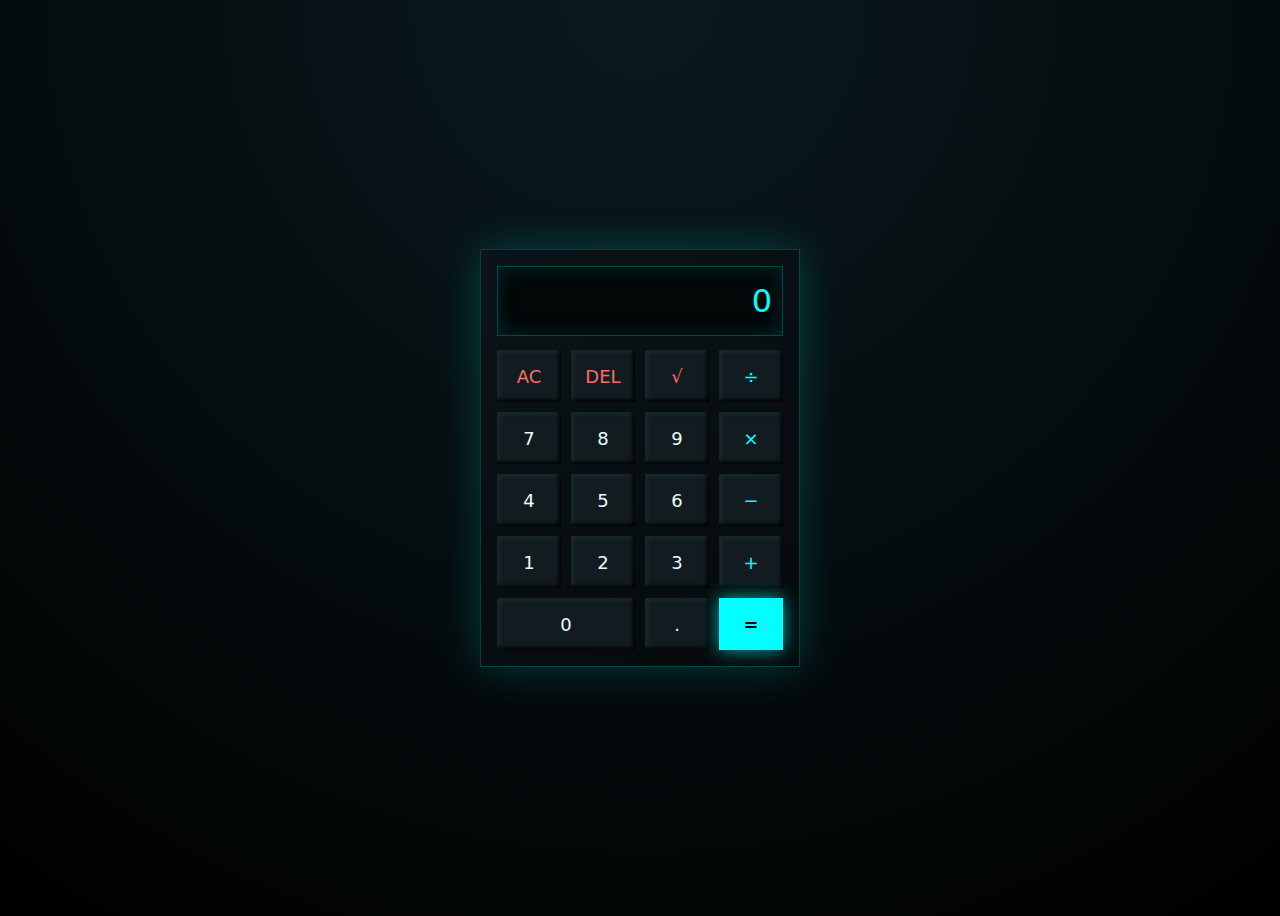
<file: calc/index.html>
<!DOCTYPE html>
<html lang="en">
<head>
  <meta charset="UTF-8">
  <meta name="viewport" content="width=device-width, initial-scale=1.0, maximum-scale=1.0, user-scalable=no">

  <title>CubePunk Calculator</title>
  <link rel="stylesheet" href="style.css">
</head>
<body>

<div class="calc">
  <div class="display" id="display">0</div>

  <div class="grid">
    <button class="fn">AC</button>
    <button class="fn">DEL</button>
    <button class="fn">√</button>
    <button class="op">÷</button>

    <button>7</button>
    <button>8</button>
    <button>9</button>
    <button class="op">×</button>

    <button>4</button>
    <button>5</button>
    <button>6</button>
    <button class="op">−</button>

    <button>1</button>
    <button>2</button>
    <button>3</button>
    <button class="op">+</button>

    <button class="wide">0</button>
    <button>.</button>
    <button class="eq">=</button>
  </div>
</div>

<script src="script.js"></script>
</body>
</html>
</file>
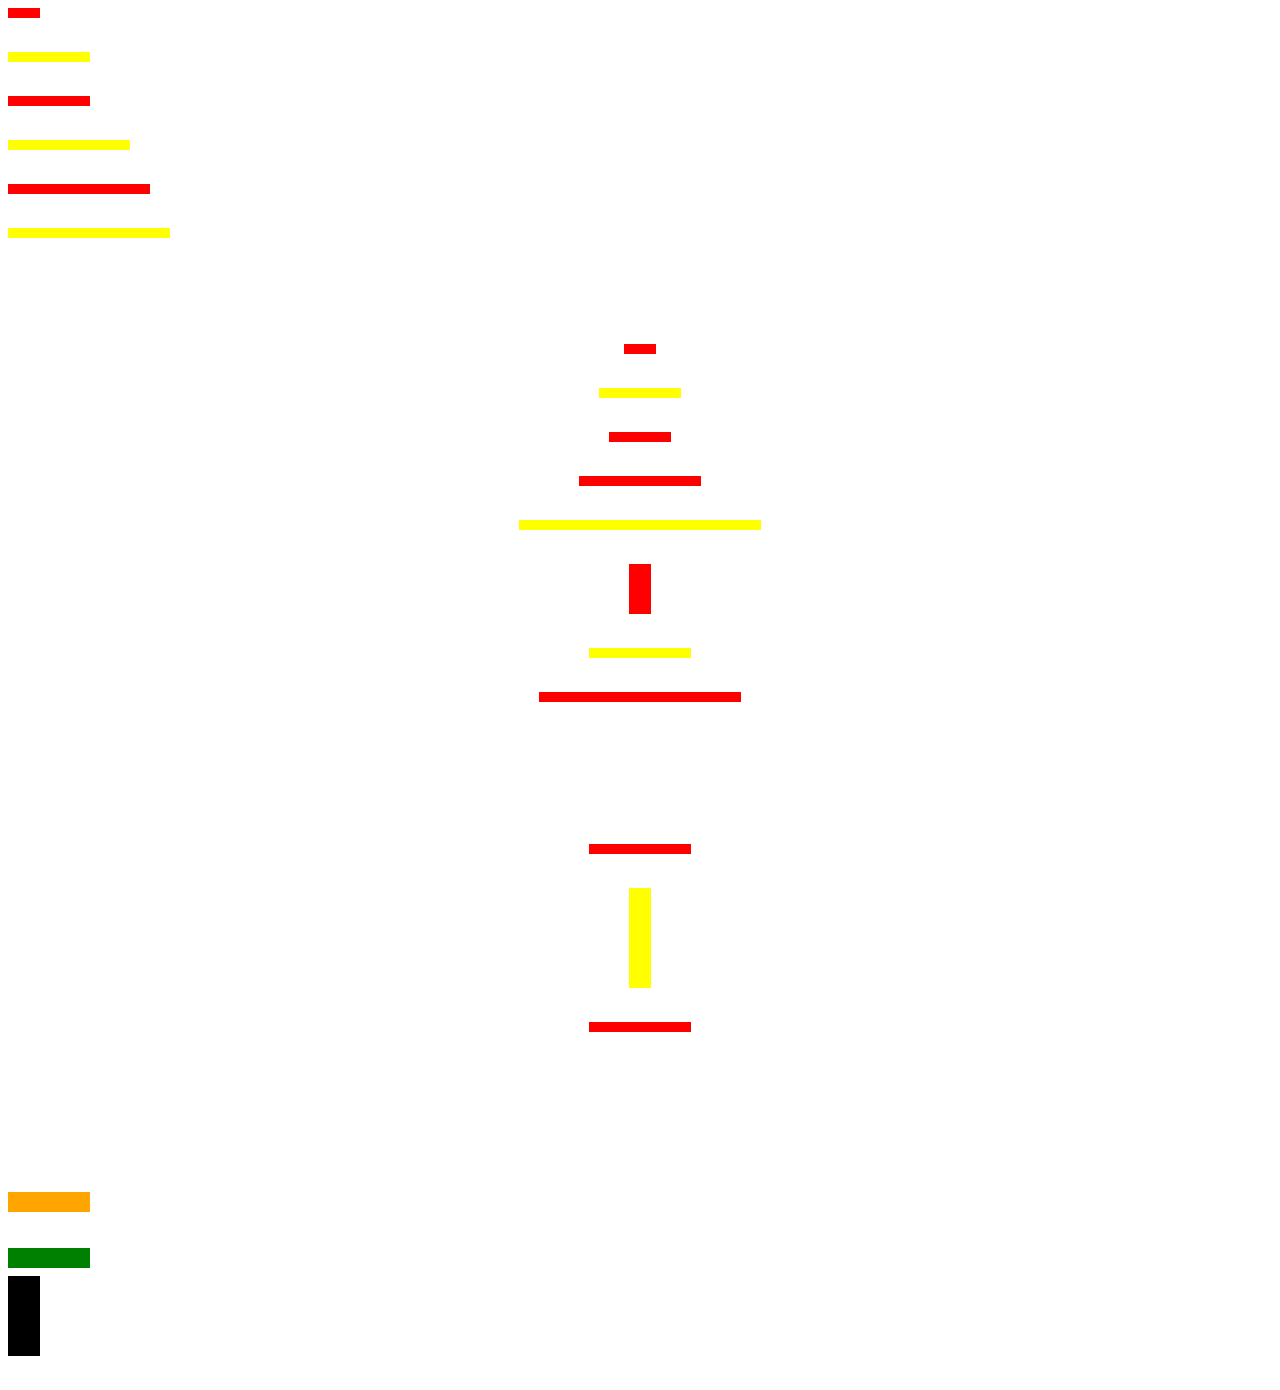
<file: G-Portfolio/index.html>
<HTML>

</HEAD>

<BODY>

<HR WIDTH=30 SIZE=10 COLOR='RED' ALIGN=LEFT><BR>

<HR WIDTH=80 SIZE=10 COLOR='YELLOW' ALIGN=LEFT><BR>

<HR WIDTH=80 SIZE=10 COLOR='RED' ALIGN=LEFT><BR>    
<HR WIDTH=120 SIZE=10 COLOR='YELLOW' ALIGN=LEFT><BR> <HR WIDTH=140 SIZE=10 COLOR='RED' ALIGN=LEFT><BR>

<HR WIDTH=160 SIZE=10 COLOR='YELLOW' ALIGN=LEFT><BR><BR><BR><BR><BR>

<HR WIDTH=30 SIZE=10 COLOR='RED' ><BR>

<HR WIDTH=80 SIZE=10 COLOR='YELLOW' ><BR> 
  <HR WIDTH=60 SIZE=10 COLOR='RED' ><BR>  

<HR WIDTH=120 SIZE=10 COLOR='RED' ><BR>

<HR WIDTH=240 SIZE=10 COLOR='YELLOW' ><BR>

<HR WIDTH=20 SIZE=50 COLOR='RED' ><BR> 
  <HR WIDTH=100 SIZE=10 COLOR='YELLOW' ><BR>

<HR WIDTH=200 SIZE=10 COLOR='RED' ><BR><BR><BR><BR><BR><BR><BR>

<HR WIDTH=100 SIZE=10 COLOR='RED'><BR>

<HR WIDTH=20 SIZE=100 COLOR='YELLOW'> <BR>

<HR WIDTH=100 SIZE=10 COLOR='RED'><BR><BR><BR><BR><BR><BR><BR><BR>


  <HR WIDTH=80 SIZE=20 COLOR='ORANGE' ALIGN=LEFT>

<HR WIDTH=80 SIZE=20 COLOR='WHITE' ALIGN=LEFT>

<HR WIDTH=80 SIZE = 20 COLOR='GREEN' ALIGN=LEFT>

<HR WIDTH=30 COLOR='BLACK' SIZE=80 ALIGN=LEFT><BR>
</file>
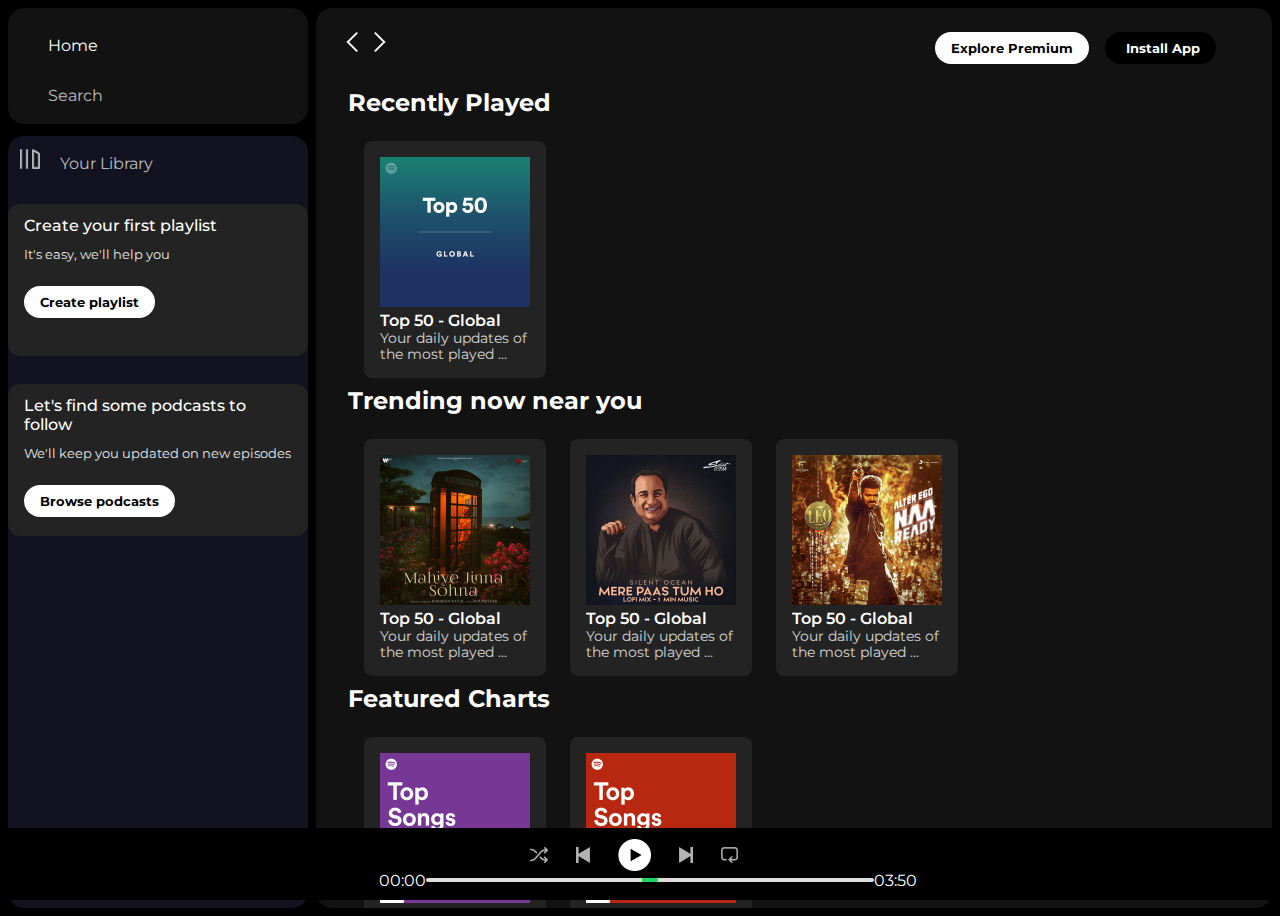
<file: spotify/index.html>
<!DOCTYPE html>
<html lang="en">
<head>
    <meta charset="UTF-8">
    <meta name="viewport" content="width=device-width, initial-scale=1.0">
    <link rel="icon" href="./images/logo.png">
    <title>Spotify - Web Player: Music for everyone</title>
    <link rel="stylesheet" href="style.css">
    <link rel="preconnect" href="https://fonts.googleapis.com">
    <link rel="preconnect" href="https://fonts.gstatic.com" crossorigin>
    <link href="https://fonts.googleapis.com/css2?family=Montserrat:wght@100..900&display=swap" rel="stylesheet">
</head>
<body>
    <div class="main">
        <div class="sidebar">
            <div class="nav">
                <div class="nav-option" style="opacity: 1;">
                    <i class="fa-solid fa-house"></i>
                    <a href="#">Home</a>
                </div>
                <div class="nav-option">
                    <i class="fa-solid fa-magnifying-glass"></i>
                    <a href="#">Search</a>
                </div>
            </div>
            <div class="library">
                <div class="options">
                    <div class="lib-option nav-option">
                        <img src="./images/library_icon.png">
                        <a href="#">Your Library</a>
                    </div>
                    <div class="icons">
                        <i class="fa-solid fa-plus"></i>
                        <i class="fa-solid fa-arrow-right"></i>
                    </div>
                </div>
                <div class="lib-box">
                    <div class="box">
                        <p class="box-p1">Create your first playlist</p>
                        <p class="box-p2">It's easy, we'll help you</p>
                        <button class="badge">Create playlist</button>
                    </div>
                    <div class="box">
                        <p class="box-p1">Let's find some podcasts to follow</p>
                        <p class="box-p2">We'll keep you updated on new episodes</p>
                        <button class="badge">Browse podcasts</button>
                    </div>
                </div>
            </div>
        </div>
        <div class="main-content">
            <div class="sticky-nav">
                <div class="nav-icons">
                    <img src="./images/backward_icon.png">
                    <img src="./images/forward_icon.png" class="hide">    
                </div>
                <div class="sticky-nav-options">
                    <button class="badge nav-item hide">Explore Premium</button>
                    <button class="badge nav-item dark-badge"><i class="fa-regular fa-circle-down" style="margin-right: 5px;"></i>Install App</button>
                    <i class="fa-regular fa-user nav-item"></i> 
                </div>
           </div>
            <h2>Recently Played</h2>
            <div class="cards-container">
                <div class="card">
                    <img src="images/card1img.jpeg" class="card-img">
                    <p class="card-title">Top 50 - Global</p>
                    <p class="card-info">Your daily updates of the most played ...</p>
                </div>
            </div>

            <h2>Trending now near you</h2>
            <div class="cards-container">
                <div class="card">
                    <img src="images/card2img.jpeg" class="card-img">
                    <p class="card-title">Top 50 - Global</p>
                    <p class="card-info">Your daily updates of the most played ...</p>
                </div>
                <div class="card">
                    <img src="images/card3img.jpeg" class="card-img">
                    <p class="card-title">Top 50 - Global</p>
                    <p class="card-info">Your daily updates of the most played ...</p>
                </div>
                <div class="card">
                    <img src="images/card4img.jpeg" class="card-img">
                    <p class="card-title">Top 50 - Global</p>
                    <p class="card-info">Your daily updates of the most played ...</p>
                </div>

            </div>

            <h2>Featured Charts</h2>
            <div class="cards-container">
                <div class="card">
                    <img src="images/card5img.jpeg" class="card-img">
                    <p class="card-title">Top 50 - Global</p>
                    <p class="card-info">Your daily updates of the most played ...</p>
                </div>
                <div class="card">
                    <img src="images/card6img.jpeg" class="card-img">
                    <p class="card-title">Top Songs - India</p>
                    <p class="card-info">Your daily updates of the most played ...</p>
                </div>

            </div>
            <div class="footer">
                <div class="line"></div>
            </div>
        </div>
        <div class="music-player">
            <div class="album"></div>
            <div class="player">
                <div class="player-controls">
                    <img src="./images/player_icon1.png" class="player-control-icon">
                    <img src="./images/player_icon2.png" class="player-control-icon">
                    <img src="./images/player_icon3.png" class="player-control-icon" style="opacity: 1;height: 2rem;">
                    <img src="./images/player_icon4.png" class="player-control-icon">
                    <img src="./images/player_icon5.png" class="player-control-icon">
                </div>
                <div class="playback-bar">
                    <span class="curr-time">00:00</span>
                    <input type="range" min="0" max="100" class="progress-bar" step="1">
                    <span class="tot-time">03:50</span>
                </div>
            </div>
            <div class="controls"></div>
        </div>
    </div>
</body>
</html>
</file>
<file: calc/style.css>
* {
  box-sizing: border-box;
  font-family: "Orbitron", system-ui, sans-serif;
}

body {
  background: radial-gradient(circle at top, #0a1a1f, #000);
  height: 100vh;
  display: flex;
  align-items: center;
  justify-content: center;
}

.calc {
  width: 320px;
  padding: 16px;
  background: linear-gradient(145deg, #0b1418, #05090b);
  border: 1px solid #0ff3;
  box-shadow: 0 0 40px #00ffff33;
}

.display {
  height: 70px;
  margin-bottom: 14px;
  padding: 10px;
  background: #020708;
  border: 1px solid #00ffff44;
  color: #00ffff;
  font-size: 32px;
  text-align: right;
  box-shadow: inset 0 0 20px #00ffff22;
  display: flex;
align-items: center;
justify-content: flex-end;
overflow: hidden;
white-space: nowrap;
text-overflow: ellipsis;

}

.grid {
  display: grid;
  grid-template-columns: repeat(4, 1fr);
  gap: 10px;
}

button {
  height: 52px;
  border: none;
  background: #121c20;
  color: #e8fefe;
  font-size: 18px;
  cursor: pointer;
  box-shadow:
    inset -2px -2px 4px #000,
    inset 2px 2px 4px #1f2f35;
  transition: all 0.15s ease;
}

button:hover {
  box-shadow: 0 0 12px #00ffff55;
}

button:active {
  transform: translateY(2px);
}

.op {
  color: #00ffff;
}

.fn {
  color: #ff6b6b;
}

.eq {
  background: #00ffff;
  color: #000;
  font-weight: bold;
  box-shadow: 0 0 18px #00ffffaa;
}

.wide {
  grid-column: span 2;
}
/* ANDROID BASE RESET */
@media (max-width: 480px) {

  body {
    background: linear-gradient(180deg, #020b0f, #000);
    padding: 0;
    margin: 0;
  }

  .calc {
    width: 100vw;
    height: 100vh;
    border-radius: 0;
    padding: 14px;
    box-shadow: none;
    background: linear-gradient(180deg, #081417, #020708);
  }

  /* DISPLAY */
  .display {
    height: 96px;
    font-size: 36px;
    padding: 16px;
    border-radius: 14px;
    margin-bottom: 16px;
    letter-spacing: 1px;
  }

  /* GRID */
  .grid {
    gap: 12px;
  }

  /* BUTTONS */
  button {
    height: 64px;
    font-size: 20px;
    border-radius: 14px;
    background: #0f1a1e;
    box-shadow:
      0 4px 6px rgba(0,0,0,0.6),
      inset 0 -2px 4px rgba(0,0,0,0.8);
  }

  button:active {
    transform: scale(0.96);
    box-shadow:
      inset 0 4px 6px rgba(0,0,0,0.9);
  }

  /* OPERATORS */
  .op {
    color: #00f6ff;
    background: #0a2026;
    box-shadow:
      0 0 10px #00ffff22,
      inset 0 -2px 4px rgba(0,0,0,0.8);
  }

  /* FUNCTION KEYS */
  .fn {
    color: #ff6b6b;
    background: #1a1010;
  }

  /* EQUAL BUTTON */
  .eq {
    background: linear-gradient(135deg, #00f6ff, #00c2cc);
    color: #001010;
    font-size: 22px;
    box-shadow:
      0 0 18px #00ffffaa,
      0 6px 12px rgba(0,0,0,0.6);
  }

  /* ZERO BUTTON */
  .wide {
    border-radius: 16px;
  }

}
@media (max-width: 480px) {

  body {
    align-items: stretch;
    justify-content: stretch;
  }

  .calc {
    width: 100vw;
    height: 100vh;
    max-width: none;
    margin: 0;
  }
}
@media (max-width: 480px) {

  .display {
    height: 20vh;
    font-size: 15vw;
  }

  .grid {
    height: calc(80vh - 24px);
    grid-auto-rows: 1fr;
  }

  button {
    height: auto;
    font-size: 8vw;
  }
}
</file>
<file: spotify/style.css>
* {
    font-family: "Montserrat", sans-serif;
    margin: 0;
    color: #fff;
    overflow: hidden;
}

.main {
    display: flex;
    height: 100vh;
    background-color: #000;
    padding: 0.5rem;
}

.sidebar {
    background-color: #000;
    width: 300px;
    border-radius: 1rem; /* 1 rem = 16 px */
    margin-right: 0.5rem;
}

.main-content {
    background-color: #121212;
    flex: 1;
    border-radius: 1rem; /* 1 rem = 16 px */
    overflow: auto;
    padding: 0 1.5rem 0 1.5rem;
}

.music-player {
    background-color: #000;
    position: fixed;
    bottom: 0;
    width: 100%;
    height: 72px;
}

a {
    text-decoration: none;
    color: #fff;
}

.nav {
    background-color: #121212;
    border-radius: 1rem;
    display: flex;
    flex-direction: column;
    justify-content: center;
    height: 100px;
    padding: 0.5rem 0.75rem;
}

.nav-option {
    line-height: 2.5rem;
    opacity: 0.7;
    padding: 0.5rem 0.75rem;
}

.nav-option:hover {
    opacity: 1;
}

.nav-option i {
    font-size: 1.25rem;
}

.nav-option a {
    font-size: 1rem;
    margin-left: 1rem;
}

.library {
    background-color: #121221;
    border-radius: 1rem;
    height: 100%;
    margin-top: 0.75rem;
}

.options {
    display: flex;
    justify-content: space-between;
    align-items: center;
}

.lib-option img {
    height: 1.25rem;
    width: 1.25rem;
}

.icons {
    font-size: 1.25rem;
    display: flex;
}

.icons i {
    opacity: 0.7;
    margin-right: 1rem;
}

.icons i:hover {
    opacity: 1;
}

.box {
    background-color: #232323;
    height: 8rem;
    border-radius: 0.75rem;
    margin: 0.75rem 0 1.75rem 0;
    padding: 0.75rem 1rem;
}

.box-p1 {
    font-size: 1rem;
    font-weight: 500;
    margin-bottom: 0.75rem;
}

.box-p2 {
    font-size: 0.8rem;
    opacity: 0.9;
    margin-bottom: 1rem;
}

.badge {
    background-color: #fff;
    border: none;
    border-radius: 100px;
    padding: 0.25rem 1rem;
    font-weight: 700;
    margin-top: 0.5rem;
    height: 2rem;
    color: #000;
    width: fit-content;
}

.dark-badge {
    background-color: #000;
    color: #fff;
}

.sticky-nav {
    position: sticky;
    top: 0;
    background-color: #121212;
    display: flex;
    justify-content: space-between;
    align-items: center;
    padding: 1rem 0 1rem 0;
    z-index: 10;
}

.sticky-nav-icons i {
    margin-left: 0.75rem;
}

.sticky-nav-options {
    display: flex;
    justify-content: center;
    align-items: center;
}

.nav-item {
    margin-right: 1rem;
}

@media (max-width: 1000px){
    .hide {
        display: none;
    }
}

.card {
    background-color: #232323;
    width: 150px;
    border-radius: 0.5rem;
    padding: 1rem;
    margin-left: 1.5rem;
    margin-top: 1rem;
}

.cards-container {
    display: flex;
    flex-wrap: wrap;
}

.card-img {
    width: 100%;
}

.card-title {
    font-weight:600;
}

.card-info {
    font-size: 0.85rem;
    opacity: 0.8;
}

h2 {
    padding: 0.5rem;
}

.footer {
    height: 300px;
    display: flex;
    align-items: center;
    justify-content: center;
}

.line {
    width: 90%;
    height: 30%;
    border-top: 1px solid white;
    opacity: 0.4;
}

.music-player {
    display: flex;
    justify-content: space-between;
    align-items: center;

}

.album {
    width: 25%;
    /* background-color: pink; */
}

.player {
    width: 50%;
    /* background-color: orange; */
}

.controls {
    width: 25%;
    /* background-color: green; */
}

.player-controls{
    display: flex;
    justify-content: center;
    align-items: center;
}

.player-control-icon {
    height: 1rem;
    margin-right: 1.75rem;
    opacity: 0.7;
}

.player-control-icon:hover {
    opacity: 1;
}

.playback-bar {
    display: flex;
    justify-content: center;
    align-items: center;
}

.progress-bar {
    width: 70%;
    appearance: none;
    background-color: transparent;
    cursor: pointer;
}

.progress-bar::-webkit-slider-runnable-track {
    background-color: #ddd;
    border-radius: 100px;
    height: 0.2rem;
}

.progress-bar::-webkit-slider-thumb {
    appearance: none;
    height: 1rem;
    width: 1rem;
    background-color: #1bd760;
    border-radius: 50%;
    margin-top: -6px;
}
</file>
